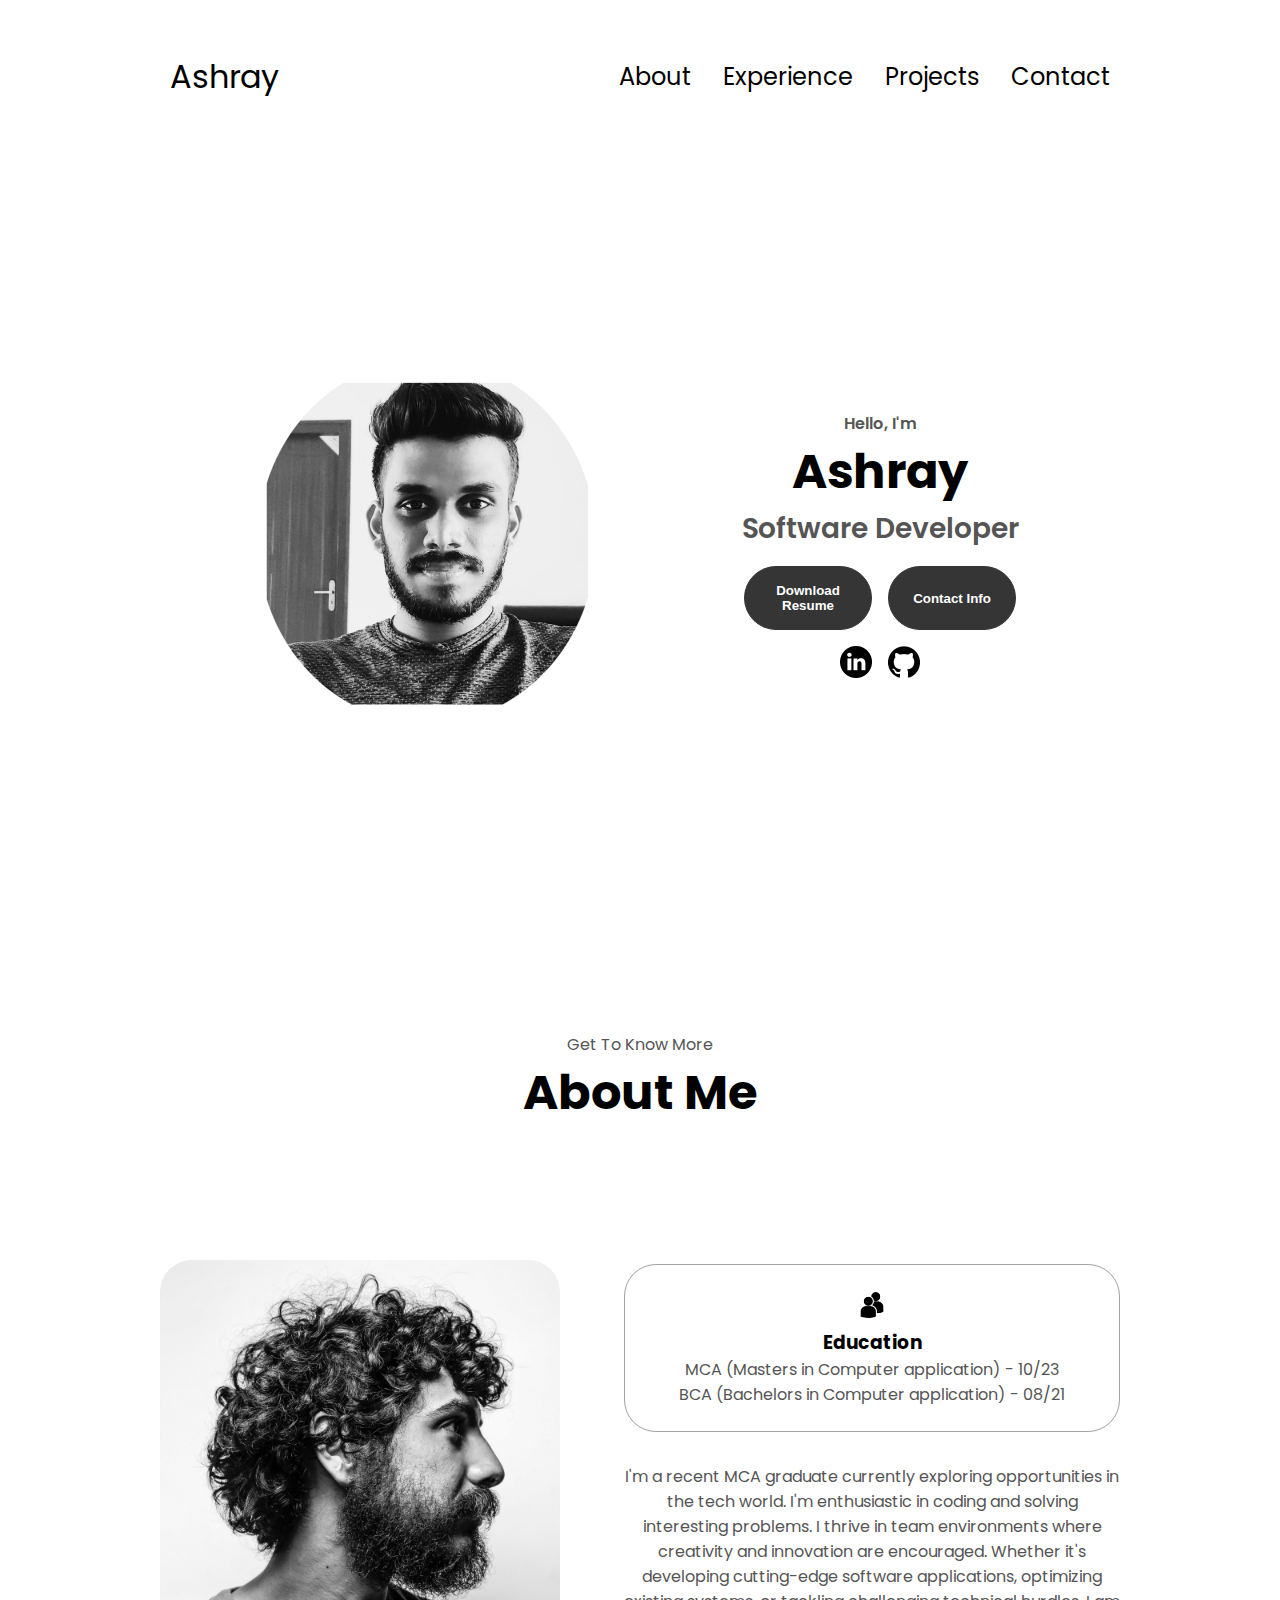
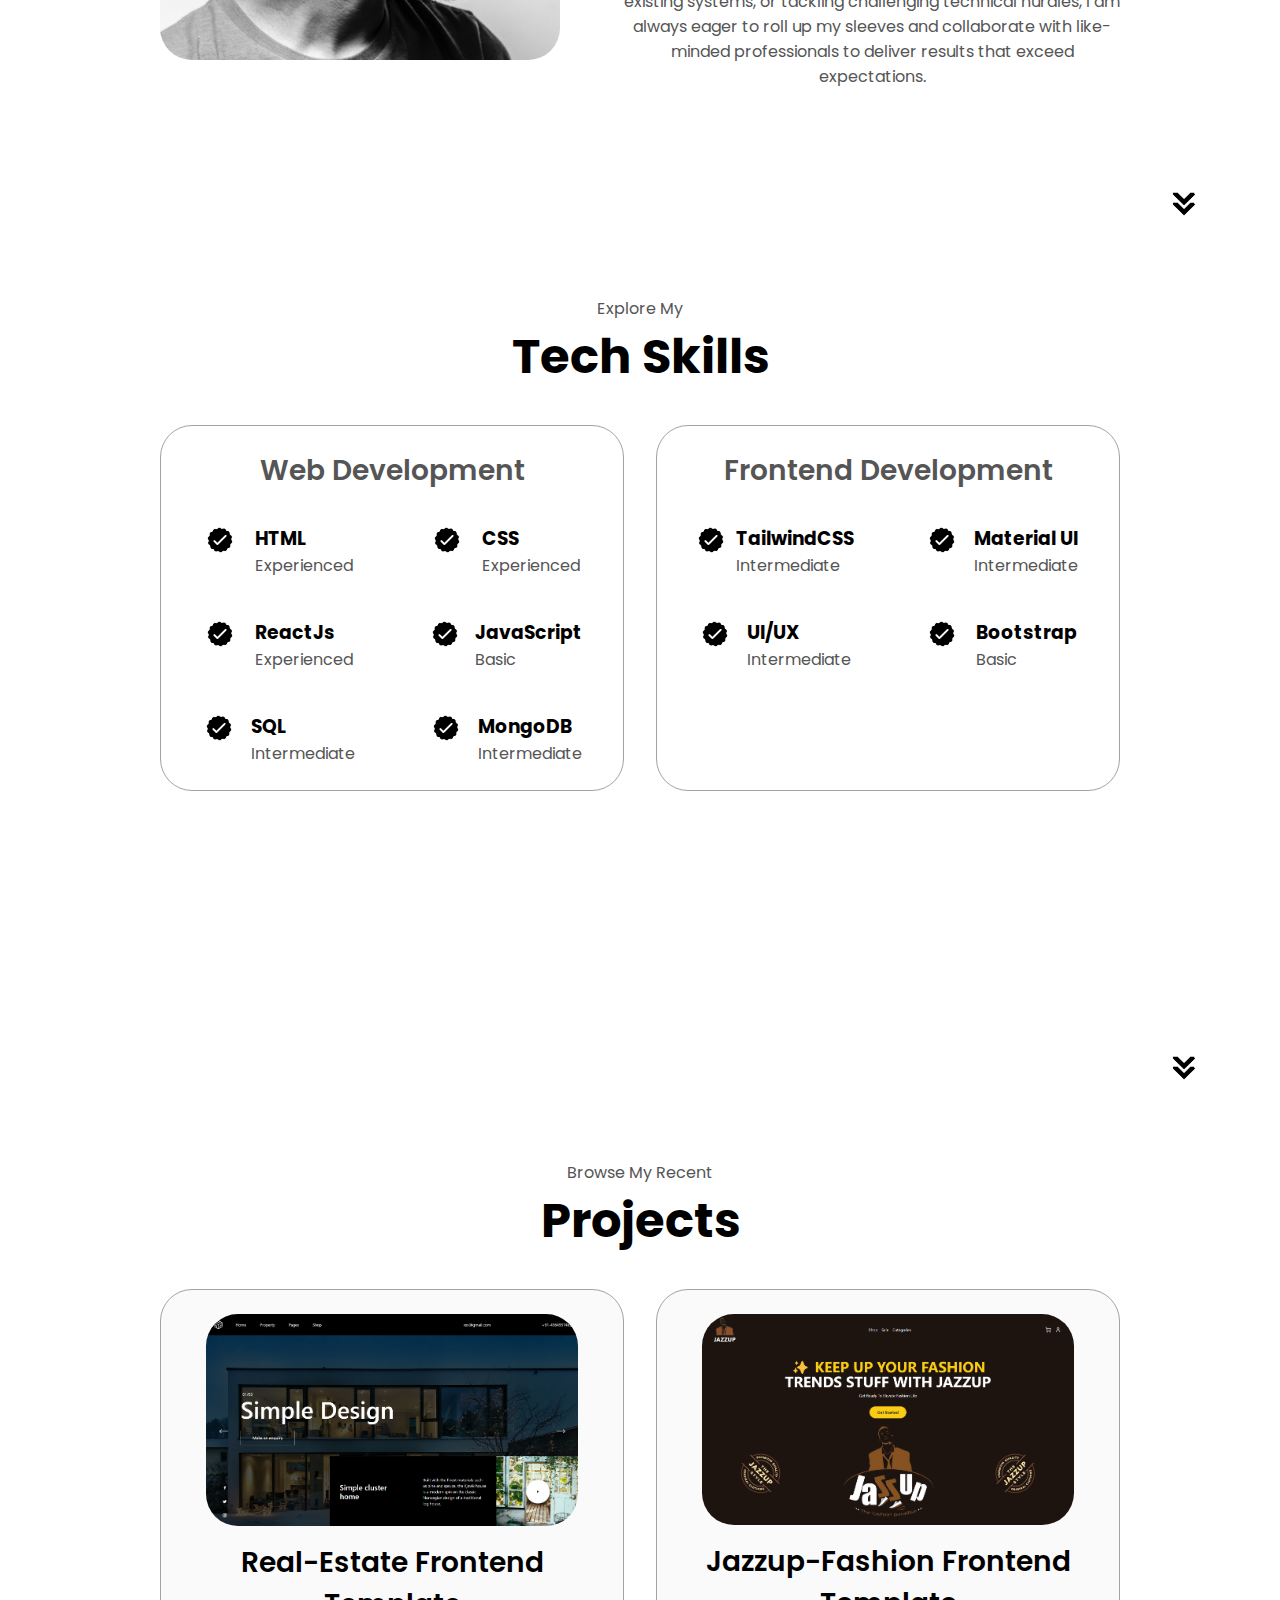
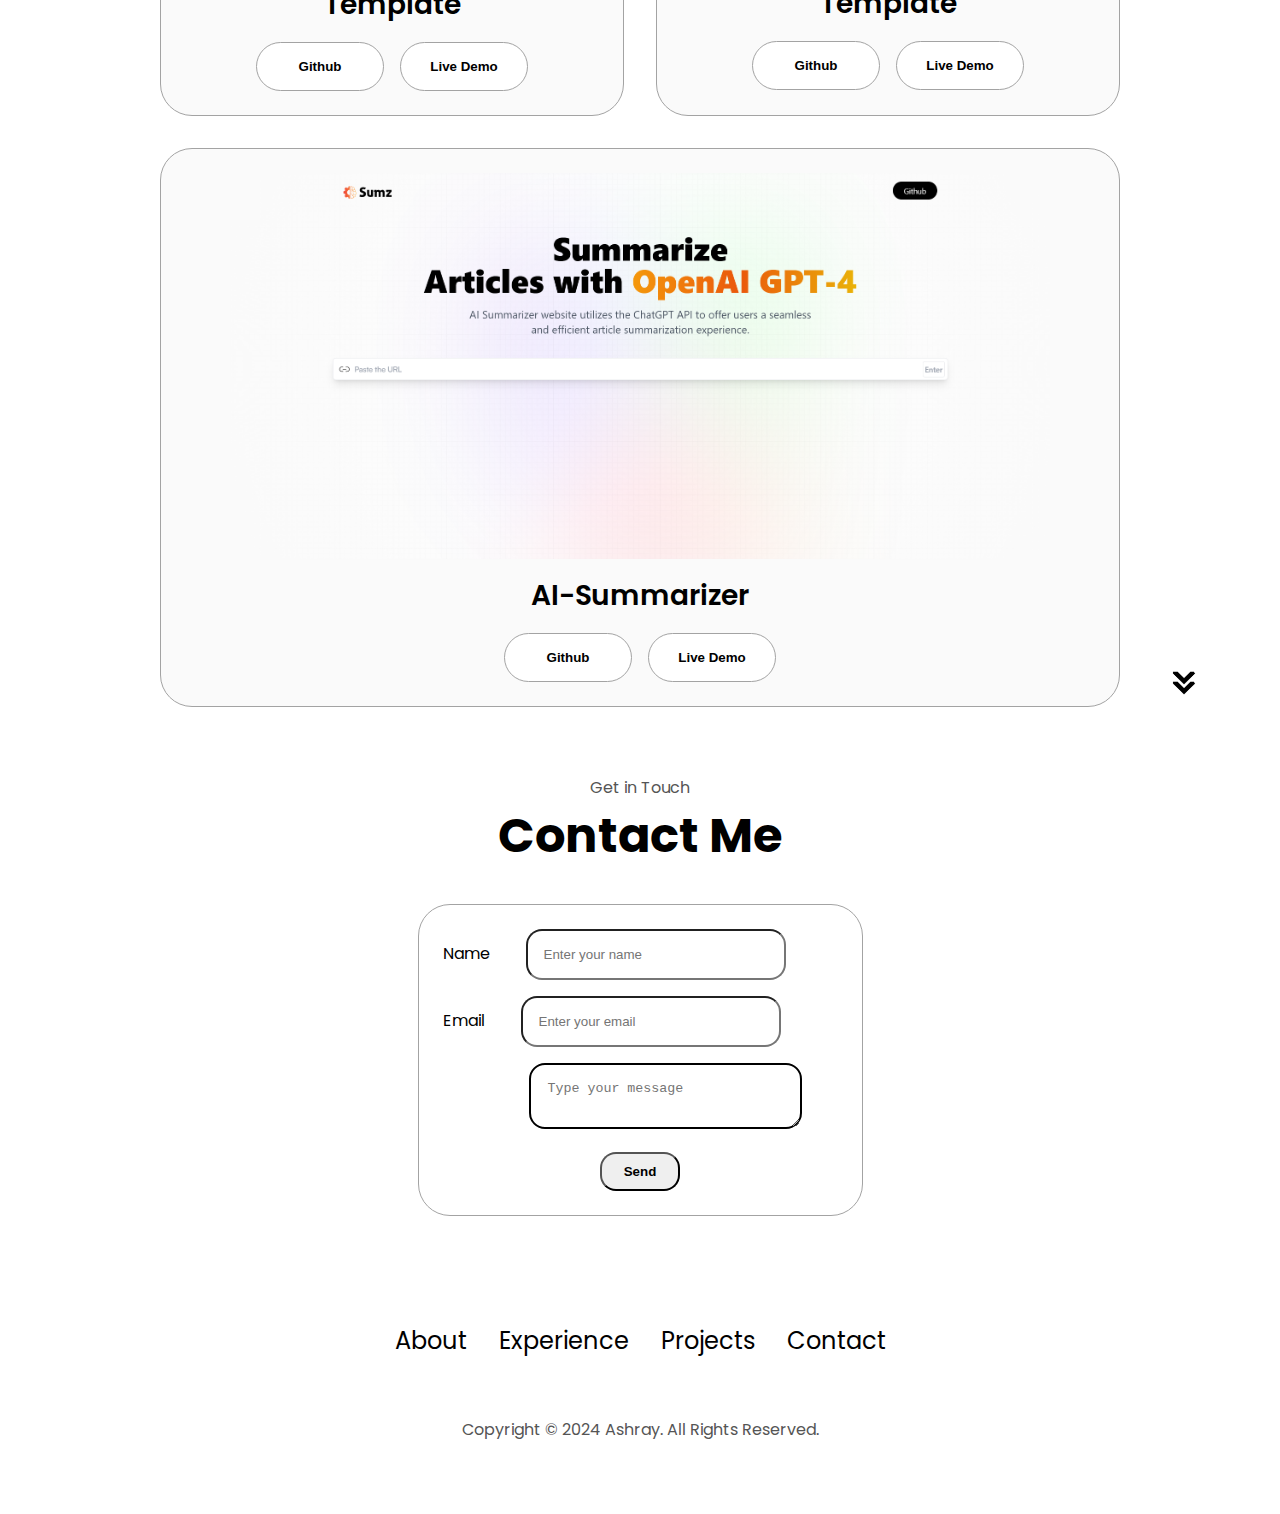
<file: index.html>
<!DOCTYPE html>
<html lang="en">
  <head>
    <meta charset="UTF-8" />
    <meta http-equiv="X-UA-Compatible" content="IE=edge" />
    <meta name="viewport" content="width=device-width, initial-scale=1.0" />
    <title>My Portfolio</title>
    <link rel="stylesheet" href="style.css" />
    <link rel="stylesheet" href="mediaqueries.css" />
  </head>
  <body>
    
    <nav id="desktop-nav">
      <div class="logo">Ashray</div>
      <div>
        <ul class="nav-links">
          <li><a href="#about">About</a></li>
          <li><a href="#experience">Experience</a></li>
          <li><a href="#projects">Projects</a></li>
          <li><a href="#contact">Contact</a></li>
        </ul>
      </div>
    </nav>
    <nav id="hamburger-nav">
      <div class="logo">Ashray</div>
      <div class="hamburger-menu">
        <div class="hamburger-icon" onclick="toggleMenu()">
          <span></span>
          <span></span>
          <span></span>
        </div>
        <div class="menu-links">
          <li><a href="#about" onclick="toggleMenu()">About</a></li>
          <li><a href="#experience" onclick="toggleMenu()">Experience</a></li>
          <li><a href="#projects" onclick="toggleMenu()">Projects</a></li>
          <li><a href="#contact" onclick="toggleMenu()">Contact</a></li>
        </div>
      </div>
    </nav>
  
    <section id="profile">
      <div class="section__pic-container">
        <img id="img-profile" src="./assets/profile-pic.jpeg" alt="profile picture" />
      </div>
      <div class="section__text">
        <p class="section__text__p1">Hello, I'm</p>
        <h1 class="title">Ashray</h1>
        <p class="section__text__p2">Software Developer</p>
        <div class="btn-container">
          <button
            class="btn btn-color-2"
            onclick="window.open('./assets/frontend-developer-resume.pdf')"
          >
            Download Resume
          </button>
          <button href="#contact" class="btn btn-color-1">
            Contact Info
          </button>
        </div>
        <div id="socials-container">
          <img
            src="./assets/linkedin.png"
            alt="My LinkedIn profile"
            class="icon"
            onclick="location.href='https://www.linkedin.com/in/ashray-cp-2ba561195/'"
          />
          <img
            src="./assets/github.png"
            alt="My Github profile"
            class="icon"
            onclick="location.href='https://github.com/ashrayachu'"
          />
        </div>
      </div>
    </section>
    <section id="about">
      <p class="section__text__p1">Get To Know More</p>
      <h1 class="title">About Me</h1>
      <div class="section-container">
        <div class="section__pic-container1">
          <img
            src="./assets/about-pic.png"
            alt="Profile picture"
            class="about-pic"
          />
        </div>
        <div class="about-details-container">
          <div class="about-containers">
           
            <div class="details-container">
              <img
                src="./assets/education.png"
                alt="Education icon"
                class="icon"
              />
              <h3>Education</h3>
              <p>MCA (Masters in Computer application) - 10/23 <br />BCA (Bachelors in Computer application) - 08/21</p>
            </div>
          </div>
          <div class="text-container">
            <p id="text-container-p">
              I'm a recent MCA graduate currently exploring opportunities in the tech world.
               I'm enthusiastic in coding and solving interesting problems.
               I thrive in team environments where creativity and innovation are encouraged. 
               Whether it's developing cutting-edge software applications,
                optimizing existing systems, or tackling challenging technical hurdles,
               I am always eager to roll up my sleeves and collaborate with like-minded professionals to deliver results that exceed expectations.
            </p>
          </div>
        </div>
      </div>
      <img
        src="./assets/arrow.png"
        alt="Arrow icon"
        class="icon arrow"
        onclick="location.href='./#experience'"
      />
    </section>
    <section id="experience">
      <p class="section__text__p1">Explore My</p>
      <h1 class="title">Tech Skills</h1>
      <div class="experience-details-container">
        <div class="about-containers">
          <div class="details-container">
            <h2 class="experience-sub-title">Web Development</h2>
            <div class="article-container">
              <article>
                <img
                  src="./assets/checkmark.png"
                  alt="Experience icon"
                  class="icon"
                />
                <div>
                  <h3>HTML</h3>
                  <p>Experienced</p>
                </div>
              </article>
              <article>
                <img
                  src="./assets/checkmark.png"
                  alt="Experience icon"
                  class="icon"
                />
                <div>
                  <h3>CSS</h3>
                  <p>Experienced</p>
                </div>
              </article>
              <article>
                <img
                  src="./assets/checkmark.png"
                  alt="Experience icon"
                  class="icon"
                />
                <div>
                  <h3>ReactJs</h3>
                  <p>Experienced</p>
                </div>
              </article>
              <article>
                <img
                  src="./assets/checkmark.png"
                  alt="Experience icon"
                  class="icon"
                />
                <div>
                  <h3>JavaScript</h3>
                  <p>Basic</p>
                </div>
              </article>
              <article>
                <img
                  src="./assets/checkmark.png"
                  alt="Experience icon"
                  class="icon"
                />
                <div>
                  <h3>SQL</h3>
                  <p>Intermediate</p>
                </div>
              </article>
              <article>
                <img
                  src="./assets/checkmark.png"
                  alt="Experience icon"
                  class="icon"
                />
                <div>
                  <h3>MongoDB </h3>
                  <p>Intermediate</p>
                </div>
              </article>
            </div>
          </div>
          <div class="details-container">
            <h2 class="experience-sub-title">Frontend Development</h2>
            <div class="article-container">
              <article>
                <img
                  src="./assets/checkmark.png"
                  alt="Experience icon"
                  class="icon"
                />
                <div>
                  <h3>TailwindCSS</h3>
                  <p>Intermediate</p>
                </div>
              </article>
              <article>
                <img
                  src="./assets/checkmark.png"
                  alt="Experience icon"
                  class="icon"
                />
                <div>
                  <h3>Material UI</h3>
                  <p>Intermediate</p>
                </div>
              </article>
              <article>
                <img
                  src="./assets/checkmark.png"
                  alt="Experience icon"
                  class="icon"
                />
                <div>
                  <h3>UI/UX</h3>
                  <p>Intermediate</p>
                </div>
              </article>
              <article>
                <img
                  src="./assets/checkmark.png"
                  alt="Experience icon"
                  class="icon"
                />
                <div>
                  <h3>Bootstrap</h3>
                  <p>Basic</p>
                </div>
              </article>
            </div>
          </div>
        </div>
      </div>
      <img
        src="./assets/arrow.png"
        alt="Arrow icon"
        class="icon arrow"
        onclick="location.href='./#projects'"
      />
    </section>
    <section id="projects">
      <p class="section__text__p1">Browse My Recent</p>
      <h1 class="title">Projects</h1>
      <div class="experience-details-container">
        <div class="about-containers">
          <div class="details-container color-container">
            <div class="article-container">
              <img
                src="./assets/project-1.png"
                alt="Project 1"
                class="project-img"
              />
            </div>
            <h2 class="experience-sub-title project-title">Real-Estate Frontend Template</h2>
            <div class="btn-container">
              <button
                class="btn btn-color-2 project-btn"
                onclick="location.href='https://github.com/ashrayachu/real-estate'"
              >
                Github
              </button>
              <button
                class="btn btn-color-2 project-btn"
                onclick="location.href='https://real-estate-bice-ten.vercel.app/'"
              >
                Live Demo
              </button>
            </div>
          </div>
          <div class="details-container color-container">
            <div class="article-container">
              <img
                src="./assets/project-2.png"
                alt="Project 2"
                class="project-img"
              />
            </div>
            <h2 class="experience-sub-title project-title">Jazzup-Fashion Frontend Template</h2>
            <div class="btn-container">
              <button
                class="btn btn-color-2 project-btn"
                onclick="location.href='https://github.com/ashrayachu/jazzup-fashion'"
              >
                Github
              </button>
              <button
              class="btn btn-color-2 project-btn"
              onclick="location.href='https://jazzup-fashion.vercel.app/'"
            >
              Live Demo
            </button>
              
            </div>
          </div>
          <div class="details-container color-container">
            <div class="article-container">
              <img
                src="./assets/project-3.png"
                alt="Project 3"
                class="project-img"
              />
            </div>
            <h2 class="experience-sub-title project-title">AI-Summarizer</h2>
            <div class="btn-container">
              <button
                class="btn btn-color-2 project-btn"
                onclick="location.href='https://github.com/ashrayachu/ai-summarizer'"
              >
                Github
              </button>
              <button
              class="btn btn-color-2 project-btn"
              onclick="location.href='https://ai-summarizerweb.netlify.app/'"
            >
              Live Demo
            </button>
             
            </div>
          </div>
        </div>
      </div>
      <img
        src="./assets/arrow.png"
        alt="Arrow icon"
        class="icon arrow"
        onclick="location.href='./#contact'"
      />
    </section>
    <section id="contact">
      <p class="section__text__p1">Get in Touch</p>
      <h1 class="title">Contact Me</h1>
      <div class="contact-info-upper-container">
        <div class="contact-info-container">
          <!-- <img
            src="./assets/email.png"
            alt="Email icon"
            class="icon contact-icon email-icon"
          />
          <p><a href="ashraycp07@gmail.com">ashraycp07@gmail.com</a></p> -->
          <form onsubmit="solace()">
            <label for="name">Name</label>
            <input type="text" name="name" id="tname" placeholder="Enter your name" class="tarea">
              <br>
            <label for="email">Email</label>
            <input type="email" name="email" id="email" placeholder="Enter your email"class="tarea">
            <br>
            
            <textarea cols="43" row="5"class="tarea1"placeholder="Type your message"></textarea>
            <button type="submit" class="form-btn btn-container">Send</button>

          </form>
        </div>
        <!-- <div class="contact-info-container">
          <img
            src="./assets/linkedin.png"
            alt="LinkedIn icon"
            class="icon contact-icon"
          />
          <p><a href="https://www.linkedin.com/in/ashray-cp-2ba561195/">LinkedIn</a></p>
        </div> -->
      </div>
    </section>
    <footer>
      <nav>
        <div class="nav-links-container">
          <ul class="nav-links">
            <li><a href="#about">About</a></li>
            <li><a href="#experience">Experience</a></li>
            <li><a href="#projects">Projects</a></li>
            <li><a href="#contact">Contact</a></li>
          </ul>
        </div>
      </nav>
      <p class="cright">Copyright &#169; 2024 Ashray. All Rights Reserved.</p>
    </footer>
    <script src="https://smtpjs.com/v3/smtp.js"></script>
    <script src="script.js"></script>
   
  </body>
</html>
</file>
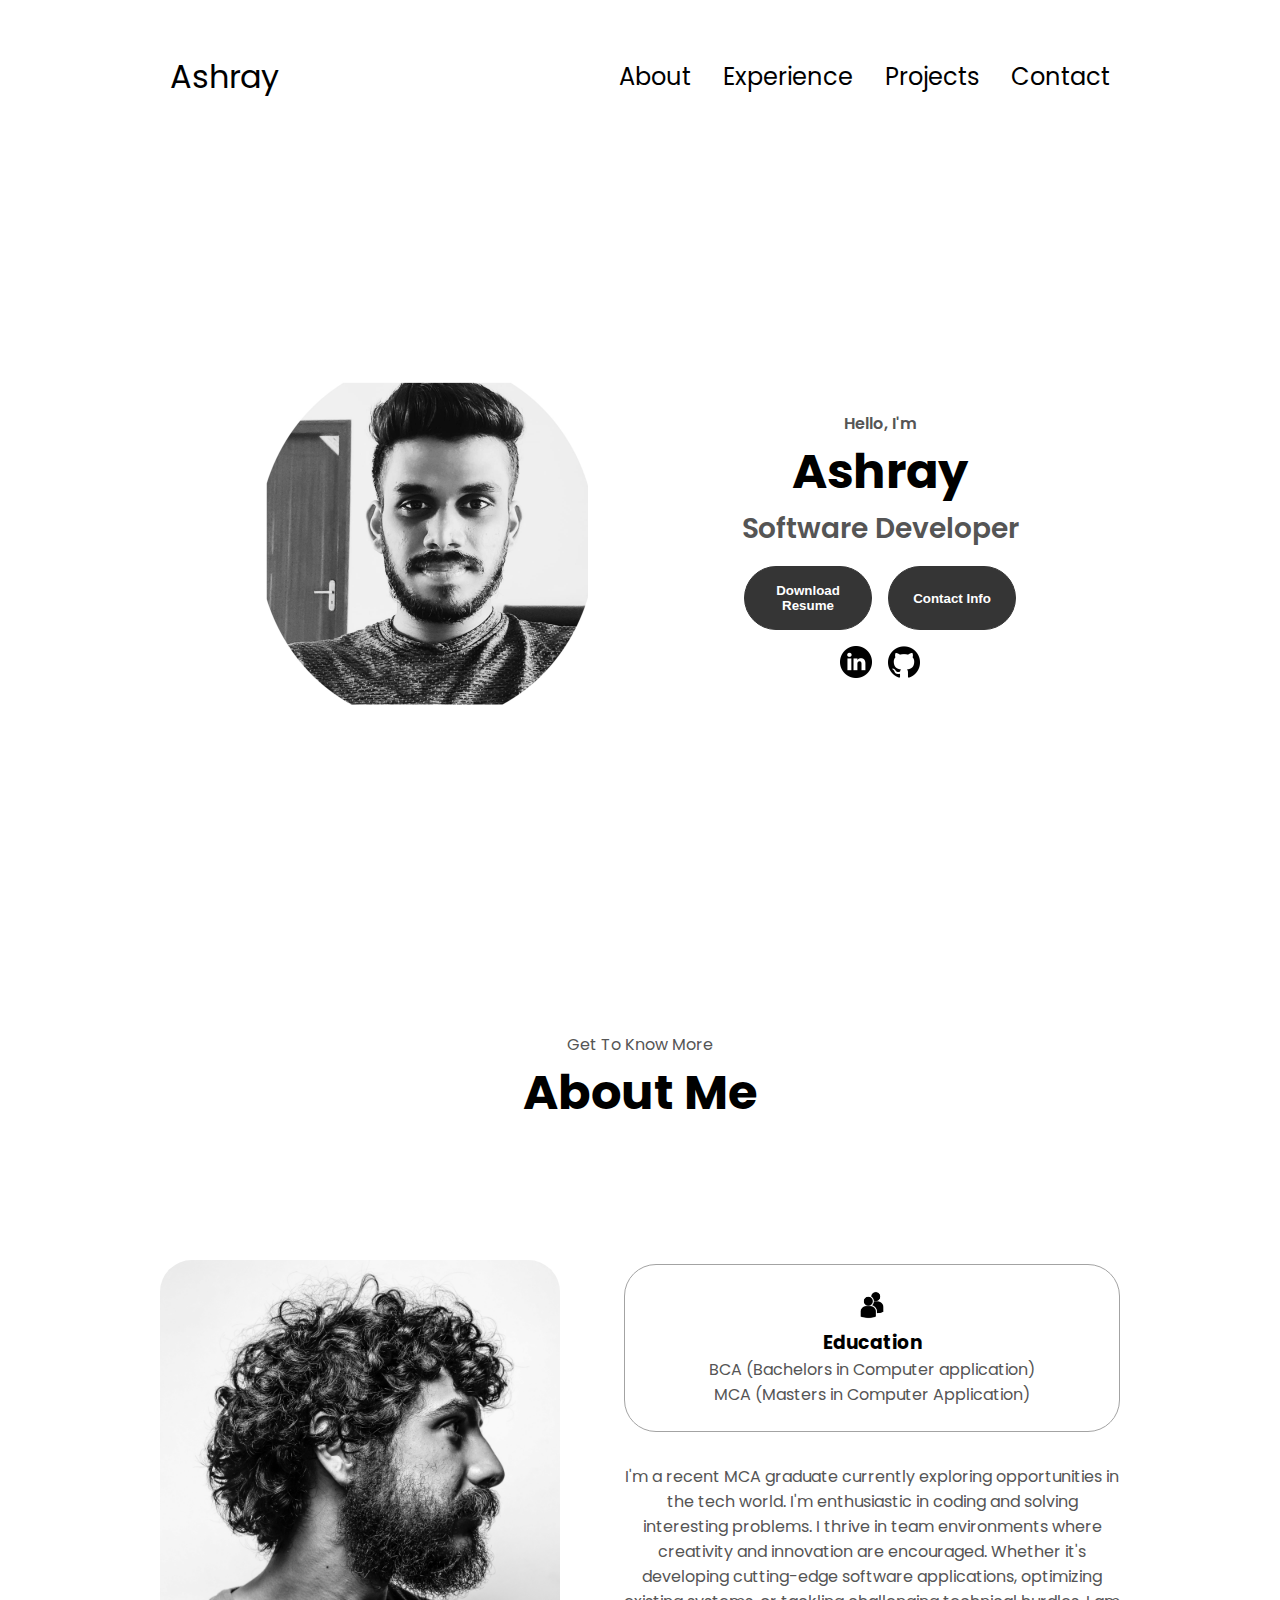
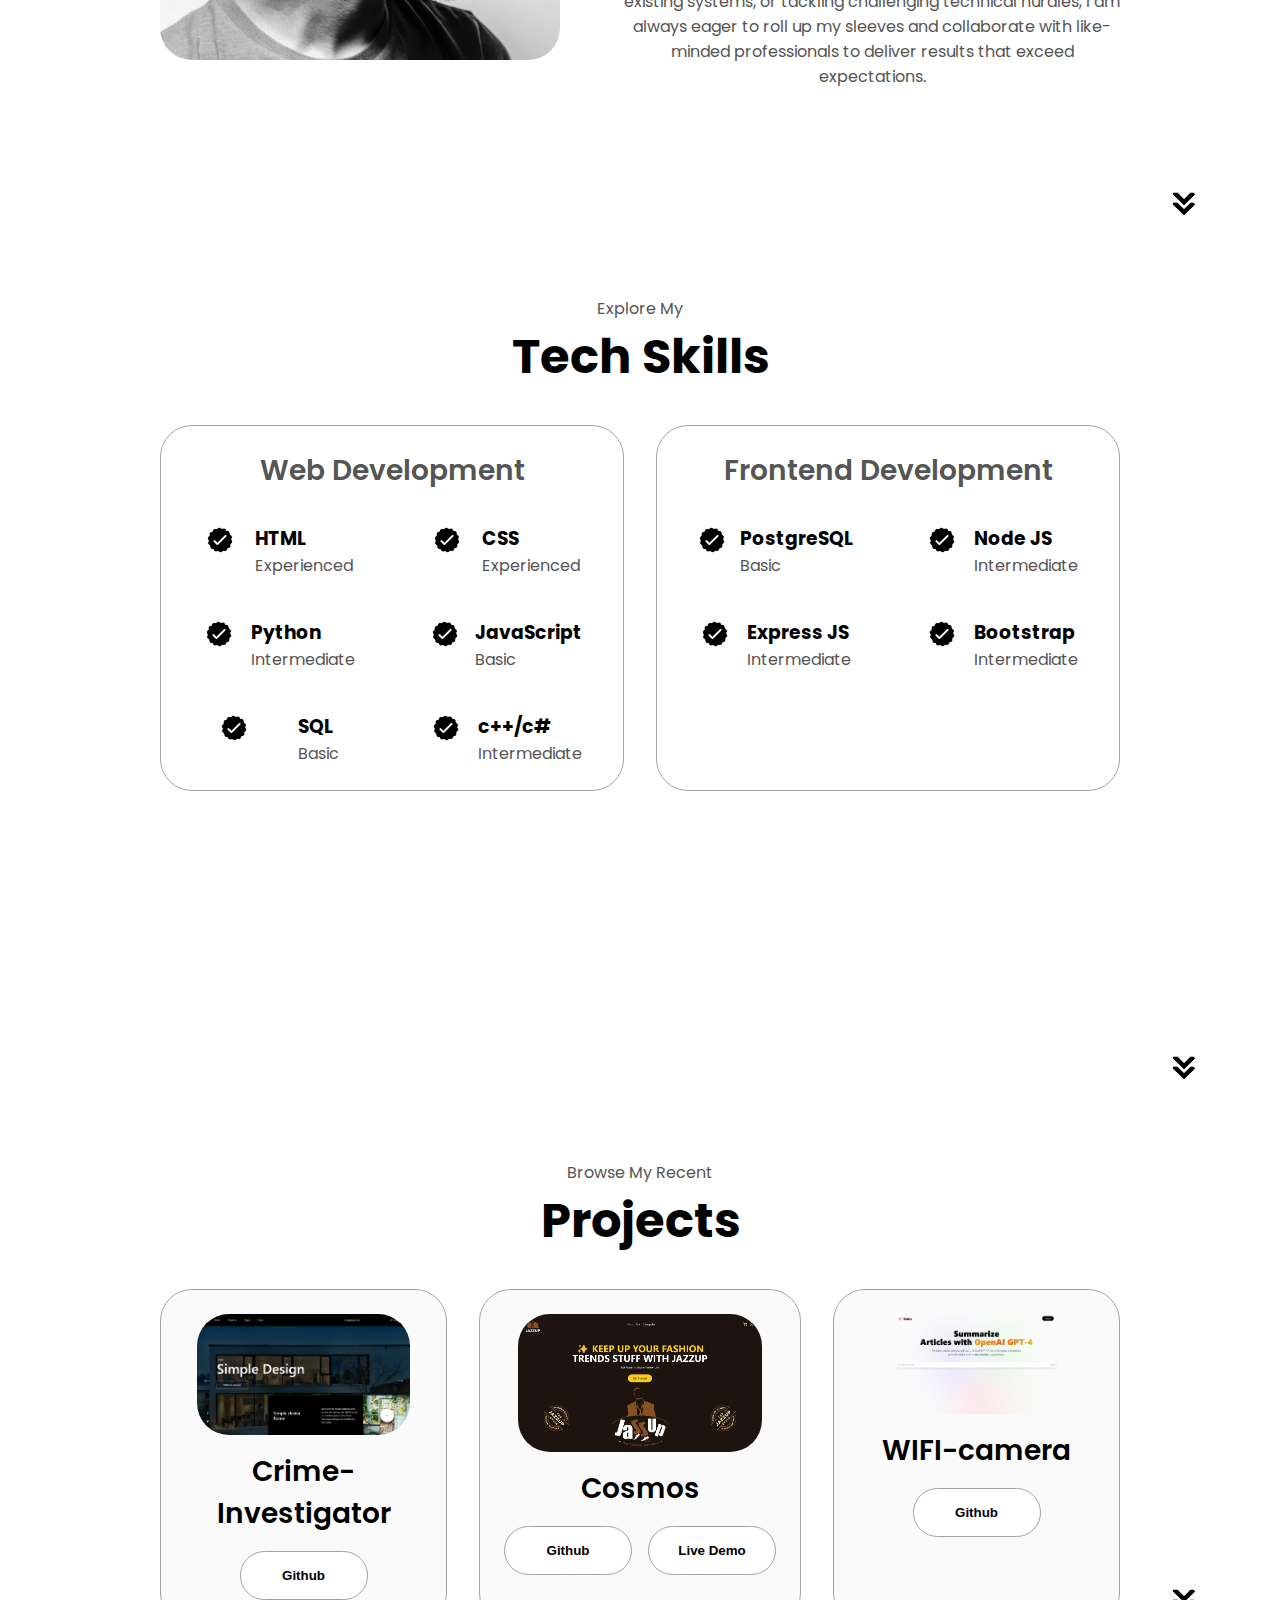
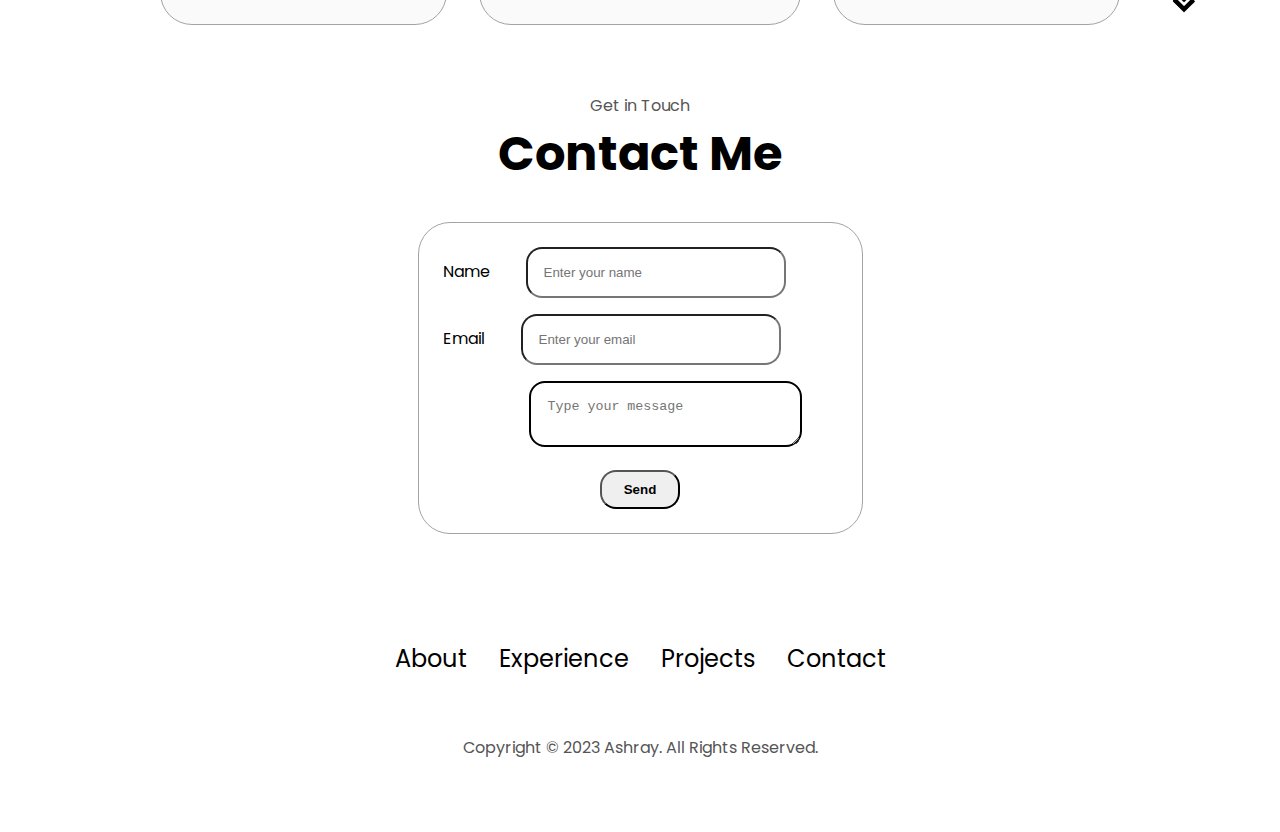
<file: home.html>
<!DOCTYPE html>
<html lang="en">
  <head>
    <meta charset="UTF-8" />
    <meta http-equiv="X-UA-Compatible" content="IE=edge" />
    <meta name="viewport" content="width=device-width, initial-scale=1.0" />
    <title>My Portfolio</title>
    <link rel="stylesheet" href="style.css" />
    <link rel="stylesheet" href="mediaqueries.css" />
  </head>
  <body>
    
    <nav id="desktop-nav">
      <div class="logo">Ashray</div>
      <div>
        <ul class="nav-links">
          <li><a href="#about">About</a></li>
          <li><a href="#experience">Experience</a></li>
          <li><a href="#projects">Projects</a></li>
          <li><a href="#contact">Contact</a></li>
        </ul>
      </div>
    </nav>
    <nav id="hamburger-nav">
      <div class="logo">Ashray</div>
      <div class="hamburger-menu">
        <div class="hamburger-icon" onclick="toggleMenu()">
          <span></span>
          <span></span>
          <span></span>
        </div>
        <div class="menu-links">
          <li><a href="#about" onclick="toggleMenu()">About</a></li>
          <li><a href="#experience" onclick="toggleMenu()">Experience</a></li>
          <li><a href="#projects" onclick="toggleMenu()">Projects</a></li>
          <li><a href="#contact" onclick="toggleMenu()">Contact</a></li>
        </div>
      </div>
    </nav>
  
    <section id="profile">
      <div class="section__pic-container">
        <img id="img-profile" src="./assets/profile-pic.jpeg" alt="profile picture" />
      </div>
      <div class="section__text">
        <p class="section__text__p1">Hello, I'm</p>
        <h1 class="title">Ashray</h1>
        <p class="section__text__p2">Software Developer</p>
        <div class="btn-container">
          <button
            class="btn btn-color-2"
            onclick="window.open('./assets/AshrayResumePre.pdf')"
          >
            Download Resume
          </button>
          <button href="#contact" class="btn btn-color-1">
            Contact Info
          </button>
        </div>
        <div id="socials-container">
          <img
            src="./assets/linkedin.png"
            alt="My LinkedIn profile"
            class="icon"
            onclick="location.href='https://www.linkedin.com/in/ashray-cp-2ba561195/'"
          />
          <img
            src="./assets/github.png"
            alt="My Github profile"
            class="icon"
            onclick="location.href='https://github.com/ashrayachu'"
          />
        </div>
      </div>
    </section>
    <section id="about">
      <p class="section__text__p1">Get To Know More</p>
      <h1 class="title">About Me</h1>
      <div class="section-container">
        <div class="section__pic-container1">
          <img
            src="./assets/about-pic.png"
            alt="Profile picture"
            class="about-pic"
          />
        </div>
        <div class="about-details-container">
          <div class="about-containers">
           
            <div class="details-container">
              <img
                src="./assets/education.png"
                alt="Education icon"
                class="icon"
              />
              <h3>Education</h3>
              <p>BCA (Bachelors in Computer application)<br />MCA (Masters in Computer Application)</p>
            </div>
          </div>
          <div class="text-container">
            <p id="text-container-p">
              I'm a recent MCA graduate currently exploring opportunities in the tech world.
               I'm enthusiastic in coding and solving interesting problems.
               I thrive in team environments where creativity and innovation are encouraged. 
               Whether it's developing cutting-edge software applications,
                optimizing existing systems, or tackling challenging technical hurdles,
               I am always eager to roll up my sleeves and collaborate with like-minded professionals to deliver results that exceed expectations.
            </p>
          </div>
        </div>
      </div>
      <img
        src="./assets/arrow.png"
        alt="Arrow icon"
        class="icon arrow"
        onclick="location.href='./#experience'"
      />
    </section>
    <section id="experience">
      <p class="section__text__p1">Explore My</p>
      <h1 class="title">Tech Skills</h1>
      <div class="experience-details-container">
        <div class="about-containers">
          <div class="details-container">
            <h2 class="experience-sub-title">Web Development</h2>
            <div class="article-container">
              <article>
                <img
                  src="./assets/checkmark.png"
                  alt="Experience icon"
                  class="icon"
                />
                <div>
                  <h3>HTML</h3>
                  <p>Experienced</p>
                </div>
              </article>
              <article>
                <img
                  src="./assets/checkmark.png"
                  alt="Experience icon"
                  class="icon"
                />
                <div>
                  <h3>CSS</h3>
                  <p>Experienced</p>
                </div>
              </article>
              <article>
                <img
                  src="./assets/checkmark.png"
                  alt="Experience icon"
                  class="icon"
                />
                <div>
                  <h3>Python</h3>
                  <p>Intermediate</p>
                </div>
              </article>
              <article>
                <img
                  src="./assets/checkmark.png"
                  alt="Experience icon"
                  class="icon"
                />
                <div>
                  <h3>JavaScript</h3>
                  <p>Basic</p>
                </div>
              </article>
              <article>
                <img
                  src="./assets/checkmark.png"
                  alt="Experience icon"
                  class="icon"
                />
                <div>
                  <h3>SQL</h3>
                  <p>Basic</p>
                </div>
              </article>
              <article>
                <img
                  src="./assets/checkmark.png"
                  alt="Experience icon"
                  class="icon"
                />
                <div>
                  <h3>c++/c# </h3>
                  <p>Intermediate</p>
                </div>
              </article>
            </div>
          </div>
          <div class="details-container">
            <h2 class="experience-sub-title">Frontend Development</h2>
            <div class="article-container">
              <article>
                <img
                  src="./assets/checkmark.png"
                  alt="Experience icon"
                  class="icon"
                />
                <div>
                  <h3>PostgreSQL</h3>
                  <p>Basic</p>
                </div>
              </article>
              <article>
                <img
                  src="./assets/checkmark.png"
                  alt="Experience icon"
                  class="icon"
                />
                <div>
                  <h3>Node JS</h3>
                  <p>Intermediate</p>
                </div>
              </article>
              <article>
                <img
                  src="./assets/checkmark.png"
                  alt="Experience icon"
                  class="icon"
                />
                <div>
                  <h3>Express JS</h3>
                  <p>Intermediate</p>
                </div>
              </article>
              <article>
                <img
                  src="./assets/checkmark.png"
                  alt="Experience icon"
                  class="icon"
                />
                <div>
                  <h3>Bootstrap</h3>
                  <p>Intermediate</p>
                </div>
              </article>
            </div>
          </div>
        </div>
      </div>
      <img
        src="./assets/arrow.png"
        alt="Arrow icon"
        class="icon arrow"
        onclick="location.href='./#projects'"
      />
    </section>
    <section id="projects">
      <p class="section__text__p1">Browse My Recent</p>
      <h1 class="title">Projects</h1>
      <div class="experience-details-container">
        <div class="about-containers">
          <div class="details-container color-container">
            <div class="article-container">
              <img
                src="./assets/project-1.png"
                alt="Project 1"
                class="project-img"
              />
            </div>
            <h2 class="experience-sub-title project-title">Crime-Investigator</h2>
            <div class="btn-container">
              <button
                class="btn btn-color-2 project-btn"
                onclick="location.href='https://github.com/ashrayachu/crime-investigator.git'"
              >
                Github
              </button>
              <!-- <button
                class="btn btn-color-2 project-btn"
                onclick="location.href='https://github.com/'"
              >
                Live Demo
              </button> -->
            </div>
          </div>
          <div class="details-container color-container">
            <div class="article-container">
              <img
                src="./assets/project-2.png"
                alt="Project 2"
                class="project-img"
              />
            </div>
            <h2 class="experience-sub-title project-title">Cosmos</h2>
            <div class="btn-container">
              <button
                class="btn btn-color-2 project-btn"
                onclick="location.href='https://github.com/ashrayachu/cosmos.git'"
              >
                Github
              </button>
              <button
              class="btn btn-color-2 project-btn"
              onclick="location.href='https://-taiga-97235.herokuapp.com/'"
            >
              Live Demo
            </button>
              
            </div>
          </div>
          <div class="details-container color-container">
            <div class="article-container">
              <img
                src="./assets/project-3.png"
                alt="Project 3"
                class="project-img"
              />
            </div>
            <h2 class="experience-sub-title project-title">WIFI-camera</h2>
            <div class="btn-container">
              <button
                class="btn btn-color-2 project-btn"
                onclick="location.href='https://github.com/'"
              >
                Github
              </button>
             
            </div>
          </div>
        </div>
      </div>
      <img
        src="./assets/arrow.png"
        alt="Arrow icon"
        class="icon arrow"
        onclick="location.href='./#contact'"
      />
    </section>
    <section id="contact">
      <p class="section__text__p1">Get in Touch</p>
      <h1 class="title">Contact Me</h1>
      <div class="contact-info-upper-container">
        <div class="contact-info-container">
          <!-- <img
            src="./assets/email.png"
            alt="Email icon"
            class="icon contact-icon email-icon"
          />
          <p><a href="ashraycp07@gmail.com">ashraycp07@gmail.com</a></p> -->
          <form onsubmit="solace()">
            <label for="name">Name</label>
            <input type="text" name="name" id="tname" placeholder="Enter your name" class="tarea">
              <br>
            <label for="email">Email</label>
            <input type="email" name="email" id="email" placeholder="Enter your email"class="tarea">
            <br>
            
            <textarea cols="43" row="5"class="tarea1"placeholder="Type your message"></textarea>
            <button type="submit" class="form-btn btn-container">Send</button>

          </form>
        </div>
        <!-- <div class="contact-info-container">
          <img
            src="./assets/linkedin.png"
            alt="LinkedIn icon"
            class="icon contact-icon"
          />
          <p><a href="https://www.linkedin.com/in/ashray-cp-2ba561195/">LinkedIn</a></p>
        </div> -->
      </div>
    </section>
    <footer>
      <nav>
        <div class="nav-links-container">
          <ul class="nav-links">
            <li><a href="#about">About</a></li>
            <li><a href="#experience">Experience</a></li>
            <li><a href="#projects">Projects</a></li>
            <li><a href="#contact">Contact</a></li>
          </ul>
        </div>
      </nav>
      <p class="cright">Copyright &#169; 2023 Ashray. All Rights Reserved.</p>
    </footer>
    <script src="https://smtpjs.com/v3/smtp.js"></script>
    <script src="script.js"></script>
   
  </body>
</html>
</file>
<file: style.css>
/* GENERAL */

@import url("https://fonts.googleapis.com/css2?family=Poppins:wght@300;400;500;600&display=swap");

* {
  margin: 0;
  padding: 0;
}

body {
  font-family: "Poppins", sans-serif;
  
}

html {
  scroll-behavior: smooth; 
}

p {
  color: rgb(85, 85, 85);
}

/* TRANSITION */

a,
.btn {
  transition: all 300ms ease;
}

/* DESKTOP NAV */


nav,
.nav-links {
  display: flex;
  
}

nav {
  justify-content: space-around;
  align-items: center;
  height: 17vh;
  
}

.nav-links {
  gap: 2rem;
  list-style: none;
  font-size: 1.5rem;
}

a {
  color: black;
  text-decoration: none;
  text-decoration-color: white;
}

a:hover {
  color: grey;
  text-decoration: underline;
  text-underline-offset: 1rem;
  text-decoration-color: rgb(181, 181, 181);
}

.logo {
  font-size: 2rem;
}

.logo:hover {
  cursor: default;
}

/* HAMBURGER MENU */

#hamburger-nav {
  display: none;
}

.hamburger-menu {
  position: relative;
  display: inline-block;
}

.hamburger-icon {
  display: flex;
  flex-direction: column;
  justify-content: space-between;
  height: 24px;
  width: 30px;
  cursor: pointer;
}

.hamburger-icon span {
  width: 100%;
  height: 2px;
  background-color: black;
  transition: all 0.3 ease-in-out;
}

.menu-links {
  position: absolute;
  top: 100%;
  right: 0;
  background-color: white;
  width: fit-content;
  max-height: 0;
  overflow: hidden;
  transition: all 0.3 ease-in-out;
}

.menu-links a {
  display: block;
  padding: 10px;
  text-align: center;
  font-size: 1.5rem;
  color: black;
  text-decoration: none;
  transition: all 0.3 ease-in-out;
}

.menu-links li {
  list-style: none;
}

.menu-links.open {
  max-height: 300px;
}

.hamburger-icon.open span:first-child {
  transform: rotate(45deg) translate(10px, 5px);
}

.hamburger-icon.open span:nth-child(2) {
  opacity: 0;
}

.hamburger-icon.open span:last-child {
  transform: rotate(-45deg) translate(10px, -5px);
}

.hamburger-icon span:first-child {
  transform: none;
}

.hamburger-icon span:first-child {
  opacity: 1;
}

.hamburger-icon span:first-child {
  transform: none;
}

/* SECTIONS */

section {
  padding-top: 4vh;
  height: 96vh;
  margin: 0 10rem;
  box-sizing: border-box;
  min-height: fit-content;
}

.section-container {
  display: flex;
}

/* PROFILE SECTION */

#profile {
  display: flex;
  justify-content: center;
  gap: 5rem;
  height: 80vh;
}

.section__pic-container {
  display: flex;
  height: 300px;
  width: 300px;
  margin: auto 0;
}
.section__pic-container1{
  display: flex;
  height: 400px;
  width: 400px;
  margin: auto 0;
}

.section__pic-container:hover{
  transform: scale(130%);
  transition: all 0.5s ease-in-out;
}


.section__text {
  align-self: center;
  text-align: center;
}

.section__text p {
  font-weight: 600;
}

.section__text__p1 {
  text-align: center;
}

.section__text__p2 {
  font-size: 1.75rem;
  margin-bottom: 1rem;
}

.title {
  font-size: 3rem;
  text-align: center;
}

#socials-container {
  display: flex;
  justify-content: center;
  margin-top: 1rem;
  gap: 1rem;
}

/* ICONS */

.icon {
  cursor: pointer;
  height: 2rem;
}

/* BUTTONS */

.btn-container {
  display: flex;
  justify-content: center;
  gap: 1rem;
}

.btn {
  font-weight: 600;
  transition: all 300ms ease;
  padding: 1rem;
  width: 8rem;
  border-radius: 2rem;
}

.form-btn{
  font-weight: 600;
  transition: all 300ms ease;
  padding: 10px;
  width: 5rem;
  border-radius: 1rem;
  margin:auto;
  /* margin-top: 1rem; */
  margin-bottom: auto;
  cursor: pointer;
}
.tarea{
  
  padding: 1rem;
  width: 14rem;
  border-radius: 1rem;
  margin-bottom: 1rem;
  margin-left: 2rem;
}
.tarea1{
  padding: 1rem;
  width: 60%;
  border-radius: 1rem;
  margin-bottom: 1rem;
  margin-left:22%;
  height: 20%;
  border: 2px black solid;
}

.btn-color-1,
.btn-color-2 {
  border: rgb(53, 53, 53) 0.1rem solid;
}

.btn-color-1:hover,
.btn-color-2:hover {
  cursor: pointer;
}

.btn-color-1,
.btn-color-2 {
  background: rgb(53, 53, 53);
  color: white;
}

.btn-color-1:hover {
  background: rgb(0, 0, 0);
}

.btn-color-2:hover {
  background:rgb(0, 0, 0) ;
  color:white;
}

.btn-color-2:hover {
  border: rgb(255, 255, 255) 0.1rem solid;
}

.btn-container {
  gap: 1rem;
}

/* ABOUT SECTION */

#about {
  position: relative;
}

.about-containers {
  gap: 2rem;
  margin-bottom: 2rem;
  margin-top: 2rem;
}

.about-details-container {
  justify-content: center;
  flex-direction: column;
}

.about-containers,
.about-details-container {
  display: flex;
}

.about-pic {
  border-radius: 2rem;
}

.arrow {
  position: absolute;
  right: -5rem;
  bottom: 2.5rem;
}

.details-container {
  padding: 1.5rem;
  flex: 1;
  background: white;
  border-radius: 2rem;
  border: rgb(53, 53, 53) 0.1rem solid;
  border-color: rgb(163, 163, 163);
  text-align: center;
}

.section-container {
  gap: 4rem;
  height: 80%;
}

.section__pic-container {
  height: 400px;
  width: 400px;
  margin: auto 0;
}
#text-container-p{
 
    text-align: center;

}

/* EXPERIENCE SECTION */

#experience {
  position: relative;
}

.experience-sub-title {
  color: rgb(85, 85, 85);
  font-weight: 600;
  font-size: 1.75rem;
  margin-bottom: 2rem;
}

.experience-details-container {
  display: flex;
  justify-content: center;
  flex-direction: column;
}

.article-container {
  display: flex;
  text-align: initial;
  flex-wrap: wrap;
  flex-direction: row;
  gap: 2.5rem;
  justify-content: space-around;

}

article {
  display: flex;
  width: 10rem;
  justify-content: space-around;
  gap: 0.5rem;
}

article .icon {
  cursor: default;
}

/* PROJECTS SECTION */

#projects {
  position: relative;
}

.color-container {
  border-color: rgb(163, 163, 163);
  background: rgb(250, 250, 250);
}

.project-img {
  border-radius: 2rem;
  width: 90%;
  height: 90%;
}

.project-title {
  margin: 1rem;
  color: black;
}

.project-btn {
  color: black;
  border-color: rgb(163, 163, 163);
  background-color: white;
}

/* CONTACT */

#contact {
  display: flex;
  justify-content: center;
  flex-direction: column;
  height: 70vh;
}

.contact-info-upper-container {
  display: flex;
  /* flex-direction: column; */
  justify-content: center;
  border-radius: 2rem;
  border: rgb(53, 53, 53) 0.1rem solid;
  border-color: rgb(163, 163, 163);
  background: (250, 250, 250);
  margin: 2rem auto;
  padding: 0.5rem;
}

.contact-info-container {
  display: flex;
  /* flex-direction: column; */
  align-items: center;
  justify-content: center;
  gap: 0.5rem;
  margin: 1rem;
}

.contact-info-container p {
  font-size: larger;
}

.contact-icon {
  cursor: default;
}

.email-icon {
  height: 2.5rem;
}

/* FOOTER SECTION */

footer {
  height: 26vh;
  margin: 1rem 1rem;
  margin-top: 1rem;
}

footer p {
  text-align: center;
}
</file>
<file: mediaqueries.css>
@media screen and (max-width: 1400px) {
  #profile {
    height: 83vh;
    margin-bottom: 6rem;
  }
  .about-containers {
    flex-wrap: wrap;
  }
  #contact,
  #projects {
    height: fit-content;
  }
}

@media screen and (max-width: 1200px) {
  #desktop-nav {
    display: none;
  }
  #hamburger-nav {
    display: flex;
  }
  #experience,
  .experience-details-container {
    margin-top: 2rem;
  }
  #profile,
  .section-container {
    display: block;
  }
  .arrow {
    display: none;
  }
  section,
  .section-container {
    height: fit-content;
  }
  section {
    margin: 0 5%;
  }
  .section__pic-container,.section__pic-container1 {
    width: 275px;
    height: 275px;
    margin: 0 auto 2rem;
  }
  .about-containers {
    margin-top: 0;
  }
}

@media screen and (max-width: 600px) {
  #contact,
  footer {
    height: 60vh;
  }
  #profile {
    height: 83vh;
    margin-bottom: 0;
  }
  article {
    font-size: 1rem;
  }
  footer nav {
    
     height: fit-content; 
     margin-top: 3rem;
    
  } 
  .about-containers,
  .contact-info-upper-container,
  .btn-container {
    flex-wrap: wrap;
  }
  .contact-info-container {
    margin: 0;
  }
  .contact-info-container p,
  .nav-links li a {
    font-size: 1rem;
  }
  .experience-sub-title {
    font-size: 1.25rem;
  }
  .logo {
    font-size: 1.5rem;
  }
  .nav-links {
    flex-direction: column;
    gap: 0.5rem;
    text-align: center;
  }
  .section__pic-container {
    width: auto;
    height: 46vw;
    justify-content: center;
  }
  .section__text__p2 {
    font-size: 1.25rem;
  }
  .title {
    font-size: 2rem;
  }
  .text-container {
    text-align: justify;
  }
  .cright{
    margin-top: 4rem;
    text-align: center;
  } 
  /* .contact-info-upper-container{
    margin-top: 20rem;
  } */
}
</file>
